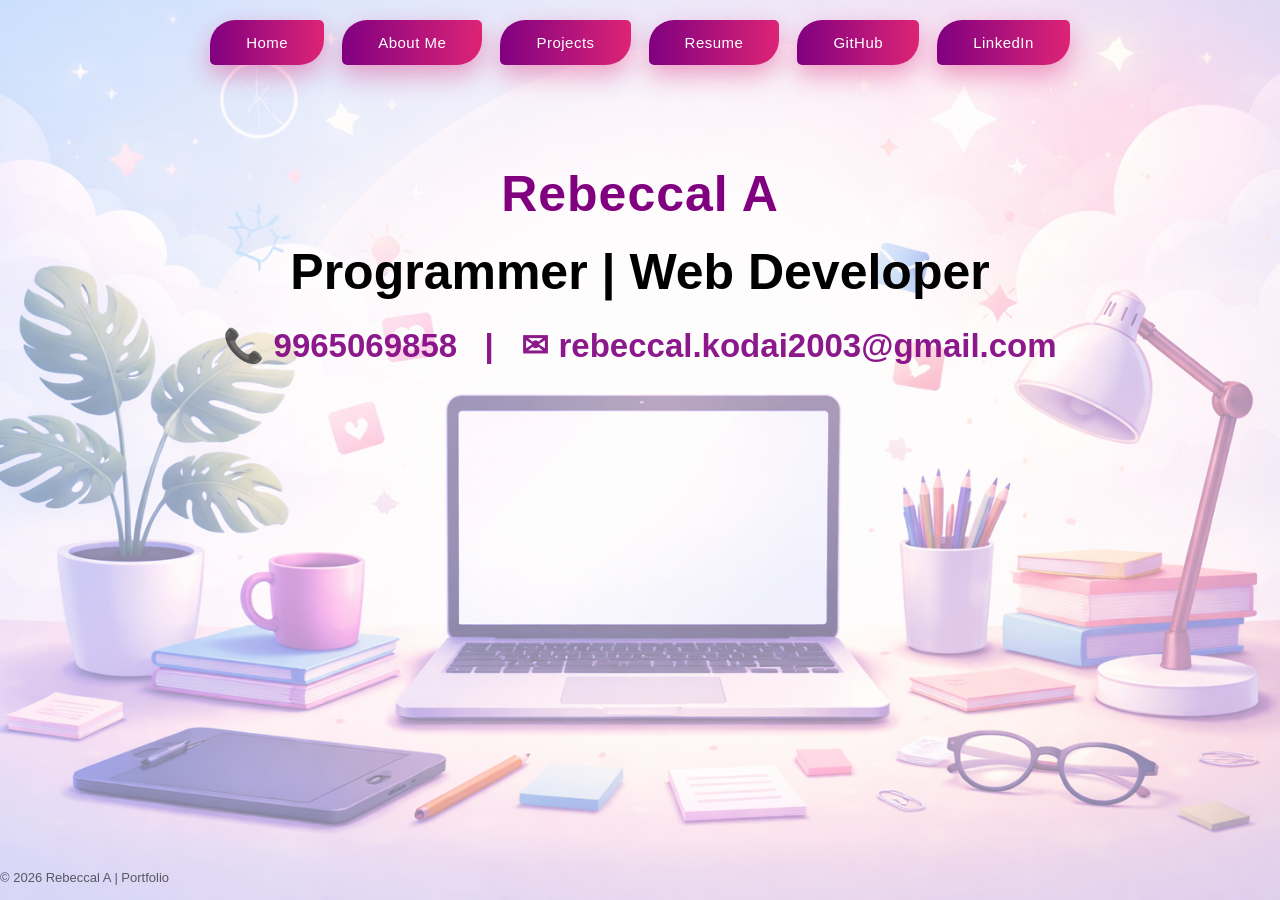
<file: index.html>
<!DOCTYPE html>
<html lang="en">
<head>
  <meta charset="UTF-8">
  <title>Rebeccal A | Portfolio</title>
  <link rel="stylesheet" href="./css/style.css">
</head>
<body>

<div class="bg"></div>
 <div class="buttons">
    <a href="index.html">Home</a>
    <a href="about.html">About Me</a>
    <a href="projects.html">Projects</a>
    <a href="resume.html">Resume</a>
    <a href="https://github.com/Rebeccal-04?tab=repositories" target="_blank">GitHub</a>
    <a href="https://www.linkedin.com/in/rebeccal43?utm_source=share_via&utm_content=profile&utm_medium=member_android" target="_blank">LinkedIn</a>
  </div>

<div class=" fade-in">

  <h1>Rebeccal A</h1>
  <h3>Programmer | Web Developer</h3>

  <div class="contact">
    📞 9965069858 &nbsp;  |  &nbsp; ✉ rebeccal.kodai2003@gmail.com
  </div>
</div>
<div>
<footer>© 2026 Rebeccal A | Portfolio</footer>
</div>
</body>
</html>
</file>
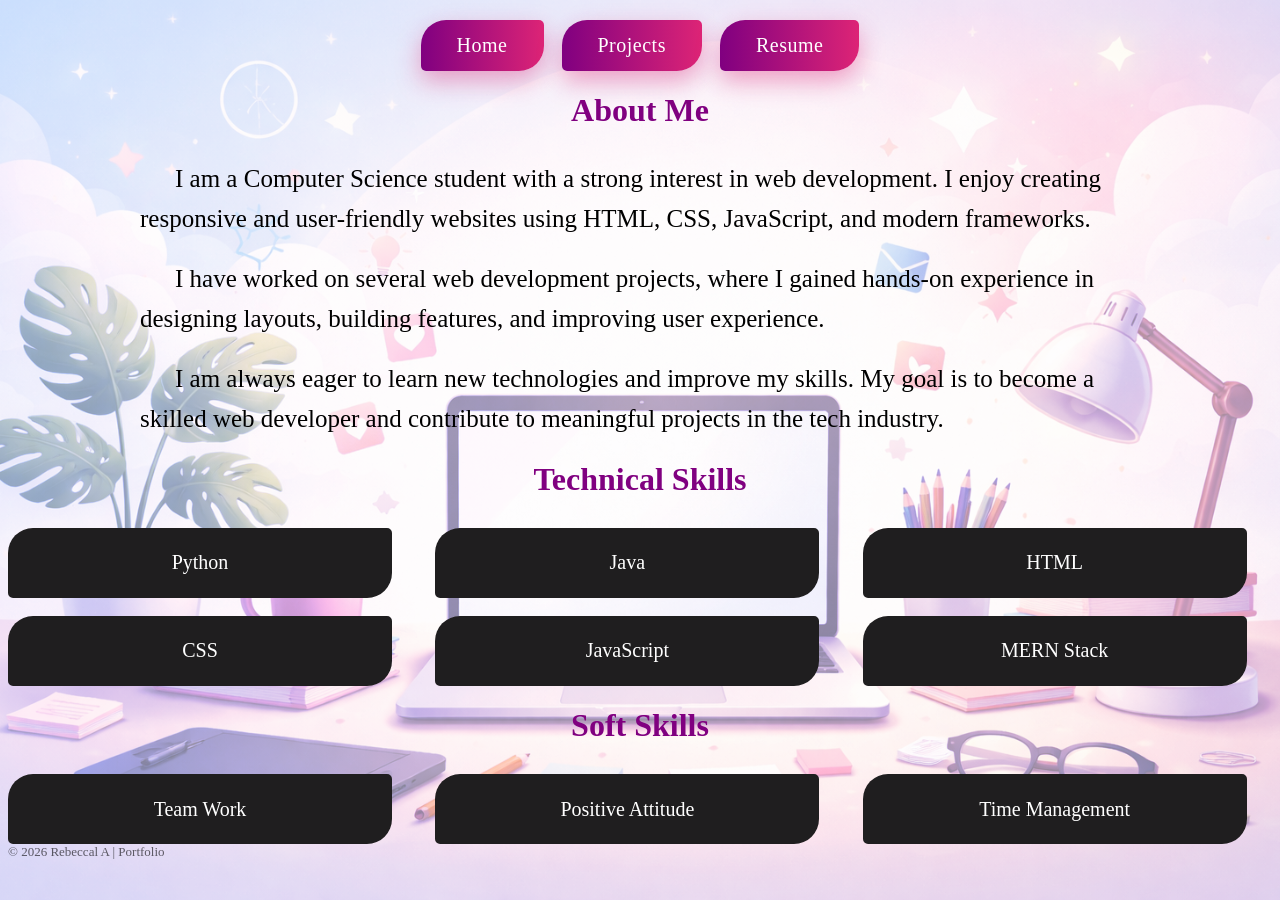
<file: about.html>
<!DOCTYPE html>
<html lang="en">
<head>
  <meta charset="UTF-8">
  <title>About Me</title>
  <link rel="stylesheet" href="./css/about.css">
</head>
<body>

<div class="bg"></div>
<div class="buttons">
    <a href="index.html">Home</a>
    <a href="projects.html">Projects</a>
    <a href="resume.html">Resume</a>
  </div>
</div>

<div class="slide-up">
  <h1>About Me</h1>

  <p>I am a Computer Science student with a strong interest in web development. 
    I enjoy creating responsive and user-friendly websites using HTML, CSS, JavaScript, and modern frameworks.</p>
    <p>I have worked on several web development projects, where I gained hands-on experience in designing layouts, building features, and improving user experience.</p>
    <p>I am always eager to learn new technologies and improve my skills.
    My goal is to become a skilled web developer and contribute to meaningful projects in the tech industry.
  </p>
  <h1>Technical Skills</h1>
  <div class="skills">
            <div class="skill-box"><span>Python</span></div>
            <div class="skill-box"><span>Java</span></div>
            <div class="skill-box"><span>HTML</span></div>
            <div class="skill-box"><span>CSS</span></div>
            <div class="skill-box"><span>JavaScript</span></div>
            <div class="skill-box"><span>MERN Stack</span></div>
  </div>
  <h1>Soft Skills</h1>
  <div class="skills">
            <div class="skill-box"><span>Team Work</span></div>
            <div class="skill-box"><span>Positive Attitude</span></div>
            <div class="skill-box"><span>Time Management</span></div>
  
   </div>
<div>
  <footer>© 2026 Rebeccal A | Portfolio</footer>
</div>

</body>
</html>
</file>
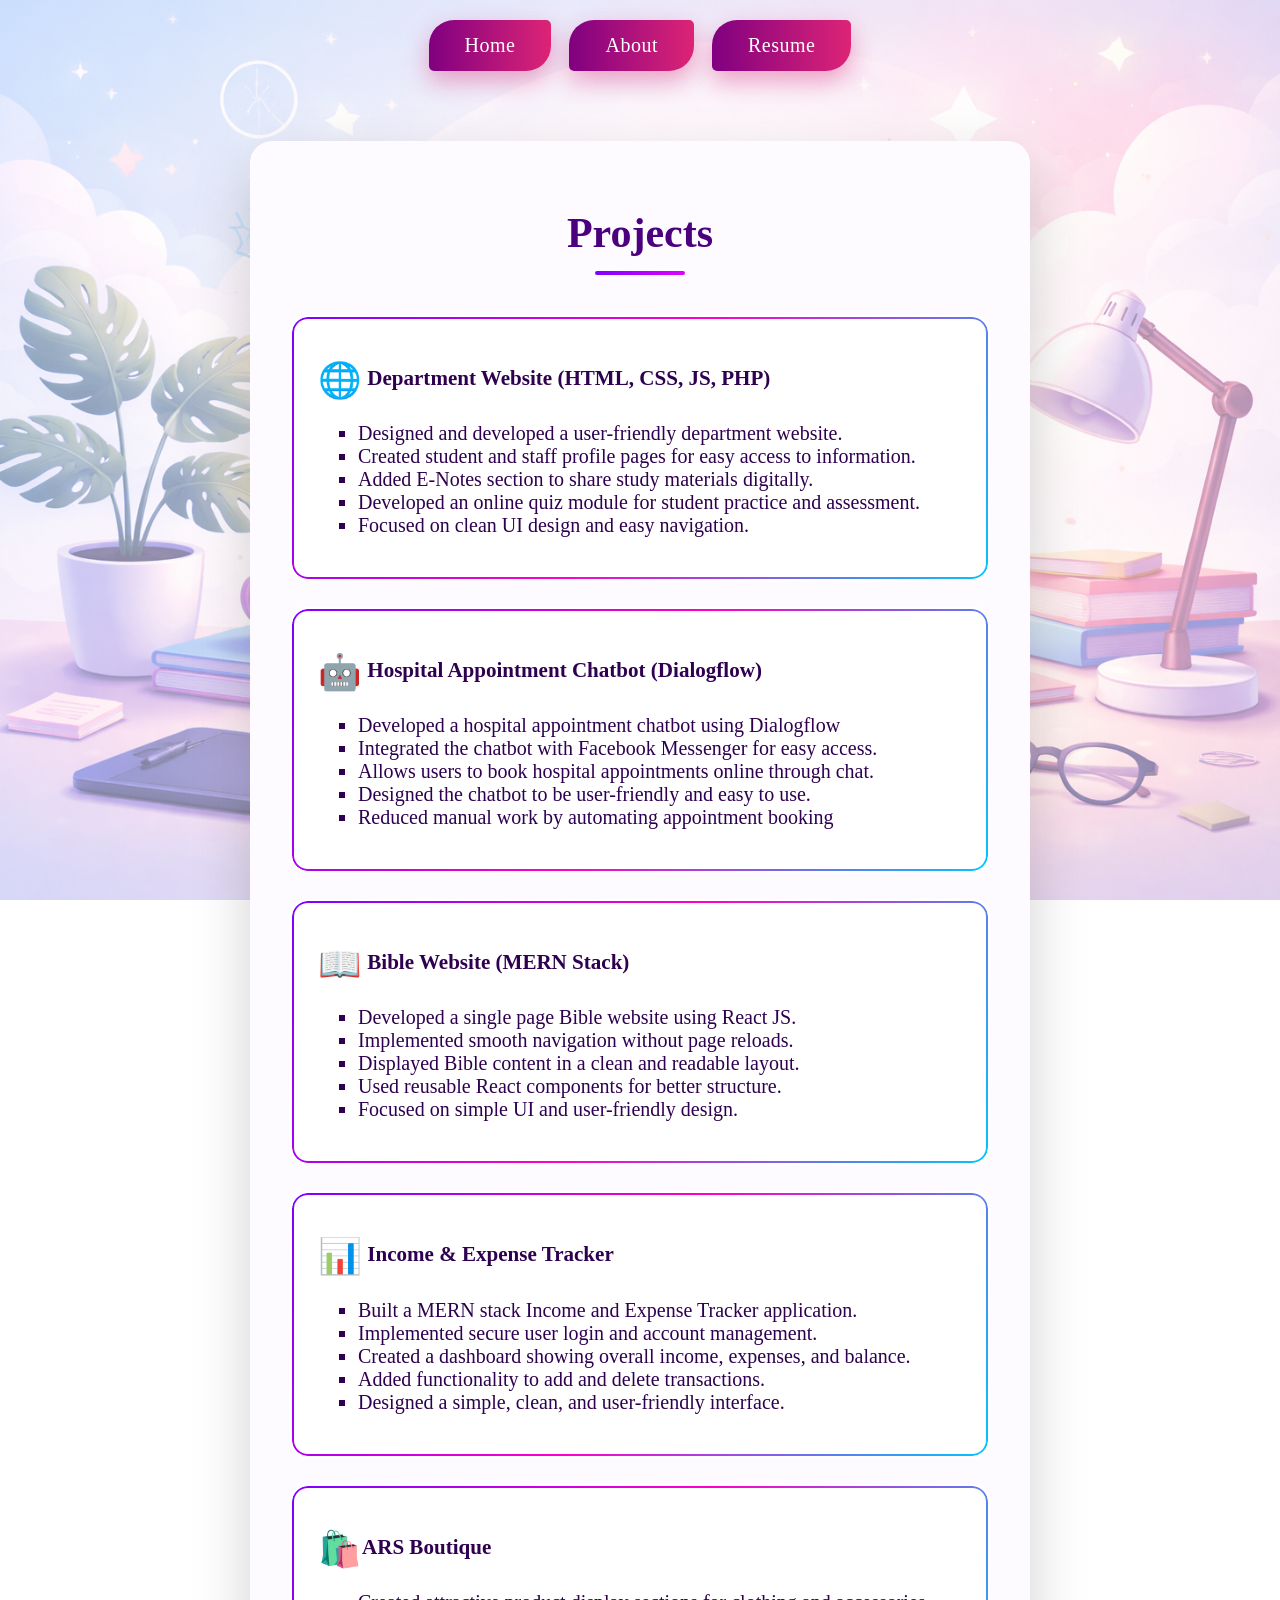
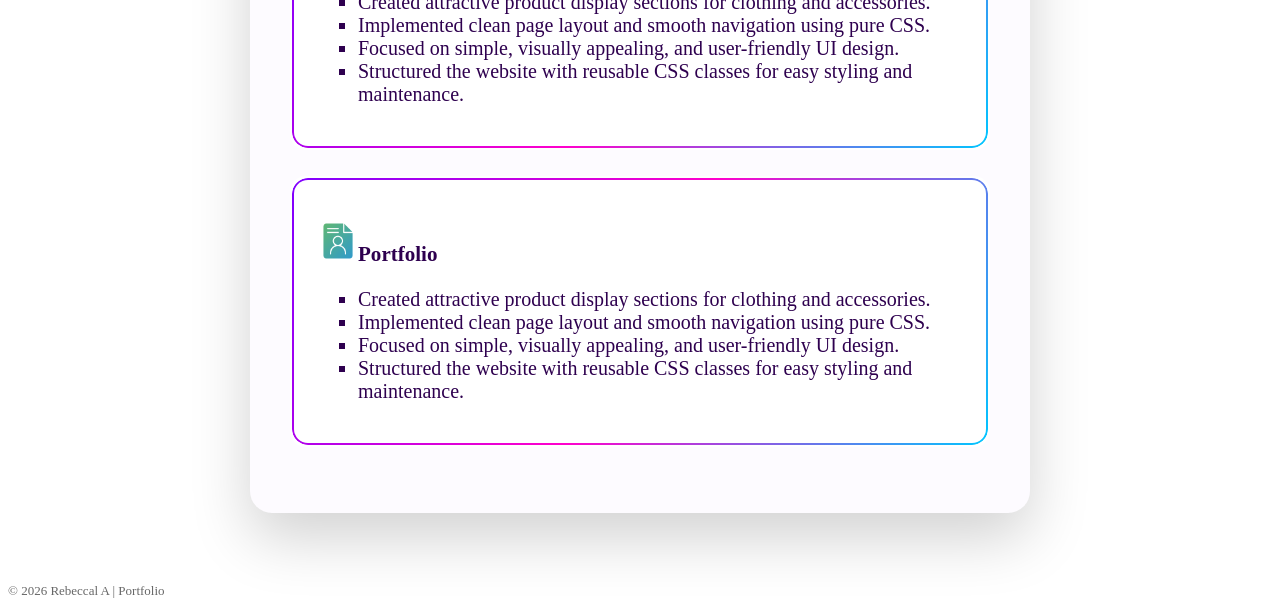
<file: projects.html>
<!DOCTYPE html>
<html lang="en">
<head>
  <meta charset="UTF-8">
  <title>Projects</title>
  <link rel="stylesheet" href="./css/projects.css">
</head>
<body>

<div class="bg"></div>
<div class="buttons">
    <a href="index.html">Home</a>
    <a href="about.html">About</a>
    <a href="resume.html">Resume</a>
  </div>

<div class="card">
  <h1>Projects</h1>

  <div class="item">
    <h3>🌐 Department Website (HTML, CSS, JS, PHP)</h3>
    <ul>
      <li>Designed and developed a user-friendly department website.</li>
      <li>Created student and staff profile pages for easy access to information.</li>
      <li>Added E-Notes section to share study materials digitally.</li>
      <li>Developed an online quiz module for student practice and assessment.</li>
      <li>Focused on clean UI design and easy navigation.</li>
    </ul>
  </div>
  <div class="item">
    <h3>🤖 Hospital Appointment Chatbot (Dialogflow)</h3>
    <ul>
      <li>Developed a hospital appointment chatbot using Dialogflow</li>
      <li>Integrated the chatbot with Facebook Messenger for easy access.</li>
      <li>Allows users to book hospital appointments online through chat.</li>
      <li>Designed the chatbot to be user-friendly and easy to use.</li>
      <li>Reduced manual work by automating appointment booking</li>
    </ul>
  </div>
  <div class="item">
    <h3>📖 Bible Website (MERN Stack)</h3>
    <ul>
      <li>Developed a single page Bible website using React JS.</li>
      <li>Implemented smooth navigation without page reloads.</li>
      <li>Displayed Bible content in a clean and readable layout.</li>
      <li>Used reusable React components for better structure.</li>
      <li>Focused on simple UI and user-friendly design.</li>
    </ul>
  </div>
  <div class="item">
    <h3>📊 Income & Expense Tracker</h3>
    <ul>
    <li>Built a MERN stack Income and Expense Tracker application.</li>
    <li>Implemented secure user login and account management.</li>
    <li>Created a dashboard showing overall income, expenses, and balance.</li>
    <li>Added functionality to add and delete transactions.</li>
    <li>Designed a simple, clean, and user-friendly interface.</li>
    </ul>
  </div>
  <div class="item">
    <h3>🛍️ARS Boutique</h3>
    <ul>
    <li>Created attractive product display sections for clothing and accessories.</li>
    <li>Implemented clean page layout and smooth navigation using pure CSS.</li>
    <li>Focused on simple, visually appealing, and user-friendly UI design.</li>
    <li>Structured the website with reusable CSS classes for easy styling and maintenance.</li>
    </ul>
  </div>
  <div class="item">
    <h3><img src="./images/cv.png">Portfolio</h3>
    <ul>
    <li>Created attractive product display sections for clothing and accessories.</li>
    <li>Implemented clean page layout and smooth navigation using pure CSS.</li>
    <li>Focused on simple, visually appealing, and user-friendly UI design.</li>
    <li>Structured the website with reusable CSS classes for easy styling and maintenance.</li>
    </ul>
  </div>

  
</div>
<div>
  <footer>© 2026 Rebeccal A | Portfolio</footer>
</div>

</body>
</html>
</file>
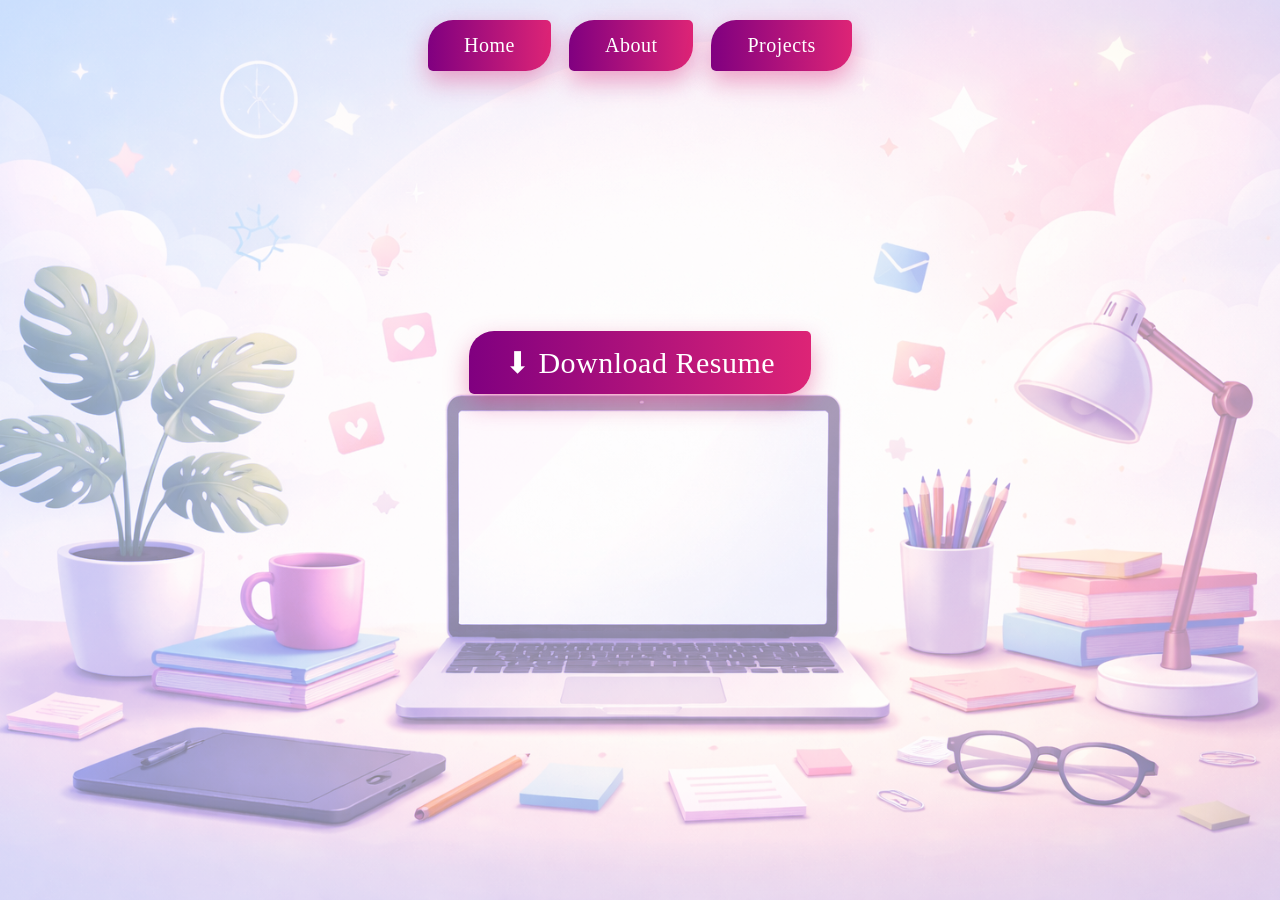
<file: resume.html>
<!DOCTYPE html>
<html lang="en">
<head>
  <meta charset="UTF-8">
  <meta name="viewport" content="width=device-width, initial-scale=1.0">
  <title>Resume</title>
  <link rel="stylesheet" href="./css/resume.css">
</head>
<body>
  <div class="bg"></div>
  <div class="button">
    <a href="index.html">Home</a>
    <a href="about.html">About</a>
    <a href="projects.html">Projects</a>
  </div>
  <div class="buttons">
  <a href="A. Rebeccal.pdf" download class="resume-btn">
    ⬇ Download Resume
  </a>
</div>

</body>
</html>
</file>
<file: css/style.css>
* {
  margin: 0;
  padding: 0;
  box-sizing: border-box;
  font-family: "Poppins", Arial, sans-serif;
}

/* Background */
.bg {
  position: fixed;
  inset: 0;
  background:
    linear-gradient(120deg, #667eea, #764ba2),
    url("../images/computer.png");
  background-blend-mode: overlay;
  background-size: cover;
  background-position: center;
  z-index: -1;
  opacity:0.5;
}



/* Buttons */
.buttons {
  margin:20px;
  display: flex;
  flex-wrap: wrap;
  gap: 18px;
  justify-content: center;
  
}

.buttons a,
.back {
  padding: 14px 36px;
  border-top-left-radius: 25px;
  border-bottom-right-radius: 25px;

  border-top-right-radius: 5px;
  border-bottom-left-radius: 5px;
  background: linear-gradient(to right,purple, #dd2476);
  color: white;
  text-decoration: none;
  font-size: 15px;
  letter-spacing: 0.5px;
  transition: all 0.35s ease;
  box-shadow: 0 10px 25px rgba(221, 36, 118, 0.4);
}

.buttons a:hover,
.back:hover {
  transform: translateY(-6px) scale(1.03);
  box-shadow: 0 15px 35px rgba(238, 36, 211, 0.6);
}

/* Text */
h1,h3,.contact{
  text-align: center;
  justify-content: center;
  margin-top:100px;
}
h1 {
  font-size: 50px;
  margin-bottom: 8px;
  letter-spacing: 1px;
  color:purple;
}

h3 {
  font-size: 50px;
  margin-top: 20px;
  font-weight: 300;
  margin-bottom: 25px;
  color: black;
  font-weight: bold;
}

.contact {
  font-size: 33px;
  margin-bottom: 30px;
  margin-top: 10px;
  opacity: 0.9;
  font-weight: bold;
  color:purple;
}

/* Animations */
.fade-in {
  animation: fadeUp 1.5s ease-out forwards;
  opacity: 0;
}

@keyframes fadeUp {
  from {
    opacity: 0;
    transform: translateY(40px);
  }
  to {
    opacity: 1;
    transform: translateY(0);
  }
}
/* Mobile Responsive */
@media (max-width: 768px) {
  .card {
    margin: 50px 20px;
    padding: 40px 25px;
  }

  h1 {
    font-size: 34px;
  }

  .buttons a {
    padding: 12px 26px;
  }
}

footer {
            position: absolute;
            bottom: 15px;
            font-size: 13px;
            opacity: 0.6;
        }
</file>
<file: css/about.css>
.bg {
  position: fixed;
  inset: 0;
  background:
    linear-gradient(120deg, #667eea, #764ba2),
    url("../images/computer.png");
  background-blend-mode: overlay;
  background-size: cover;
  background-position: center;
  z-index: -1;
  opacity:0.5;
}
.buttons {
  margin:20px;
  display: flex;
  flex-wrap: wrap;
  gap: 18px;
  justify-content:center;
  position: sticky;
  top:0;
  }
.buttons a,
.back {
  padding: 14px 36px;
  border-top-left-radius: 25px;
  border-bottom-right-radius: 25px;
  border-top-right-radius: 5px;
  border-bottom-left-radius: 5px;
  background: linear-gradient(to right,purple, #dd2476);
  color: white;
  text-decoration: none;
  font-size: 20px;
  letter-spacing: 0.5px;
  transition: all 0.35s ease;
  box-shadow: 0 10px 25px rgba(221, 36, 118, 0.4);
}

.buttons a:hover,
.back:hover {
  transform: translateY(-6px) scale(1.03);
  box-shadow: 0 15px 35px rgba(238, 36, 211, 0.6);
}
  .slide-up h1 {
    text-align: center;
    color: purple; 
    margin-bottom: 20px;
  }
  .slide-up p {
  display: block;        /* MUST */
  max-width: 1000px;
  margin: 20px auto;
  font-size: 25px;
  line-height: 1.6;
  color: black;
  text-indent: 30px;     /* 👈 first line indent for ALL paragraphs */
}


  .slide-up p {
    display: block;
    max-width: 1000px;       /* Control paragraph width */
    margin: 20px auto;      /* Space between paragraphs + center align */     /* Indent first line */
    line-height: 1.6;       /* More readable spacing between lines */
    font-size: 25px;        /* Adjust font size */
    color:black;      /* Text color */
    margin-top: 20px;   /* space above paragraph */
    margin-bottom: 20px; /* space below paragraph */
    line-height: 1.6;   /* improve readability */
    text-indent: 35px;  /*first line start*/
  }

  /* Optional: smaller spacing for technical skills */
  .slide-up h1 + p {
    margin-top: 30px; /* space between heading and first paragraph */
  }
  .slide-up {
  animation: slide 1.5s ease;
}
@keyframes slide {
  from { transform: translateY(50px); opacity: 0; }
  to { transform: translateY(0); opacity: 1; }
}

  .skills {
            display: grid;
            grid-template-columns: repeat(3, 1fr); /* 4 per row */
            gap: 18px;
            margin-top: 30px;
            color:white;
        }

        .skill-box {
            height: 70px;  /* SAME HEIGHT */
            width:30vw;            
            display: flex;
            align-items: center;
            justify-content: center;
            border-top-left-radius: 25px;
            border-bottom-right-radius: 25px;
            border-top-right-radius: 5px;
            border-bottom-left-radius: 5px;
            background:rgb(31, 30, 31);
            backdrop-filter: blur(6px);
            transition: 0.3s ease;
        }

        .skill-box span {
            font-size: 20px;
            font-weight: 500;
        }

        .skill-box:hover {
            transform: translateY(-8px) scale(1.05);
            background: linear-gradient(135deg, #c10ce6, #7b3291);
            box-shadow: 0 10px 25px rgba(230, 50, 215, 0.4);
        }

        .skills1 {
            display: grid;
            grid-template-columns: repeat(3, 1fr); /* 4 per row */
            gap: 18px;
            margin-top: 30px;
            color:white;
        }
       
footer {
            position: static;
            bottom: 15px;
            font-size: 13px;
            opacity: 0.6;
        }
</file>
<file: css/projects.css>
.bg {
  position: fixed;
  inset: 0;
  background:
    linear-gradient(120deg, #667eea, #764ba2),
    url("../images/computer.png");
  background-blend-mode: overlay;
  background-size: cover;
  background-position: center;
  z-index: -1;
  opacity:0.5;
}
.buttons {
  margin:20px;
  display: flex;
  flex-wrap: wrap;
  gap: 18px;
  justify-content:center;
  position: sticky;
  top:0;
  z-index: 2;
  }
.buttons a,
.back {
  padding: 14px 36px;
  border-top-left-radius: 25px;
  border-bottom-right-radius: 25px;
  border-top-right-radius: 5px;
  border-bottom-left-radius: 5px;
  background: linear-gradient(to right,purple, #dd2476);
  color: white;
  text-decoration: none;
  font-size: 20px;
  letter-spacing: 0.5px;
  transition: all 0.35s ease;
  box-shadow: 0 10px 25px rgba(221, 36, 118, 0.4);
}

.buttons a:hover,
.back:hover {
  transform: translateY(-6px) scale(1.03);
  box-shadow: 0 15px 35px rgba(238, 36, 211, 0.6);
}
  .slide-up h1 {
    text-align: center;
    color: purple; 
    margin-bottom: 20px;
  }

  
.card {
  max-width: 700px;
  margin: 70px auto;
  padding: 40px;
  border-radius: 22px;
  background: #fdfbff;
  box-shadow: 0 25px 60px rgba(0, 0, 0, 0.18);
}


/* Heading */
.card h1 {
  text-align: center;
  font-size: 42px;
  color: #4b007d;
  margin-bottom: 40px;
  position: relative;
}

.card h1::after {
  content: "";
  width: 90px;
  height: 4px;
  background: linear-gradient(to right, #7f00ff, #e100ff);
  display: block;
  margin: 14px auto 0;
  border-radius: 10px;
}


/* Project item */
.item {
  position: relative;
  padding: 22px 26px;
  margin-bottom: 26px;
  font-size: 18px;
  font-weight: 500;
  color: #2e004f;
  background: #ffffff;
  border-radius: 16px;
  overflow: hidden;
  border: 2px solid transparent;
  cursor: pointer;
  transition: transform 0.35s ease;
}
.item::first-letter {
  font-size: 35px;
  vertical-align: middle;
}



.item::before {
  content: "";
  position: absolute;
  inset: 0;
  border-radius: 16px;
  padding: 2px;
  background: linear-gradient(120deg, #7f00ff, #ff00cc, #00c6ff);
  -webkit-mask:
    linear-gradient(#000 0 0) content-box,
    linear-gradient(#000 0 0);
  -webkit-mask-composite: xor;
  mask-composite: exclude;
}

/* Hover motion */
.item:hover {
  transform: translateX(14px);
}

.item::after {
  content: "";
  position: absolute;
  inset: 0;
  background: radial-gradient(circle at top left,
      rgba(255, 105, 180, 0.35),
      transparent 60%);
  opacity: 0;
  transition: opacity 0.4s ease;
}

.item:hover::after {
  opacity: 1;
}
.item ul{
    list-style-type:square;
    font-size: 20px;
}
.item img{
    width: 40px;
}
.card {
  animation: slide 1.5s ease;
}
@keyframes slide {
  from { transform: translateY(50px); opacity: 0; }
  to { transform: translateY(0); opacity: 1; }
}
footer {
            position: static;
            bottom: 15px;
            font-size: 13px;
            opacity: 0.6;
        }
</file>
<file: css/resume.css>
.bg {
  position: fixed;
  inset: 0;
  background:
    linear-gradient(120deg, #667eea, #764ba2),
    url("../images/computer.png");
  background-blend-mode: overlay;
  background-size: cover;
  background-position: center;
  z-index: -1;
  opacity:0.5;
}


.button {
  margin:20px;
  display: flex;
  flex-wrap: wrap;
  gap: 18px;
  justify-content:center;
  position: sticky;
  top:0;
  }
.button a,
.back {
  padding: 14px 36px;
  border-top-left-radius: 25px;
  border-bottom-right-radius: 25px;
  border-top-right-radius: 5px;
  border-bottom-left-radius: 5px;
  background: linear-gradient(to right,purple, #dd2476);
  color: white;
  text-decoration: none;
  font-size: 20px;
  letter-spacing: 0.5px;
  transition: all 0.35s ease;
  box-shadow: 0 10px 25px rgba(221, 36, 118, 0.4);
}

.button a:hover,
.back:hover {
  transform: translateY(-6px) scale(1.03);
  box-shadow: 0 15px 35px rgba(238, 36, 211, 0.6);
}

.buttons {
  width: 100%;
  display: flex;
  justify-content: center;
  margin-top: 260px;
}


.buttons a,
.back {
  padding: 14px 36px;
  border-top-left-radius: 25px;
  border-bottom-right-radius: 25px;
  border-top-right-radius: 5px;
  border-bottom-left-radius: 5px;
  background: linear-gradient(to right,purple, #dd2476);
  color: white;
  text-decoration: none;
  font-size: 30px;
  letter-spacing: 0.5px;
  transition: all 0.35s ease;
  box-shadow: 0 10px 25px rgba(221, 36, 118, 0.4);
}

.buttons a:hover,
.back:hover {
  transform: translateY(-6px) scale(1.03);
  box-shadow: 0 15px 35px rgba(238, 36, 211, 0.6);
}
</file>
